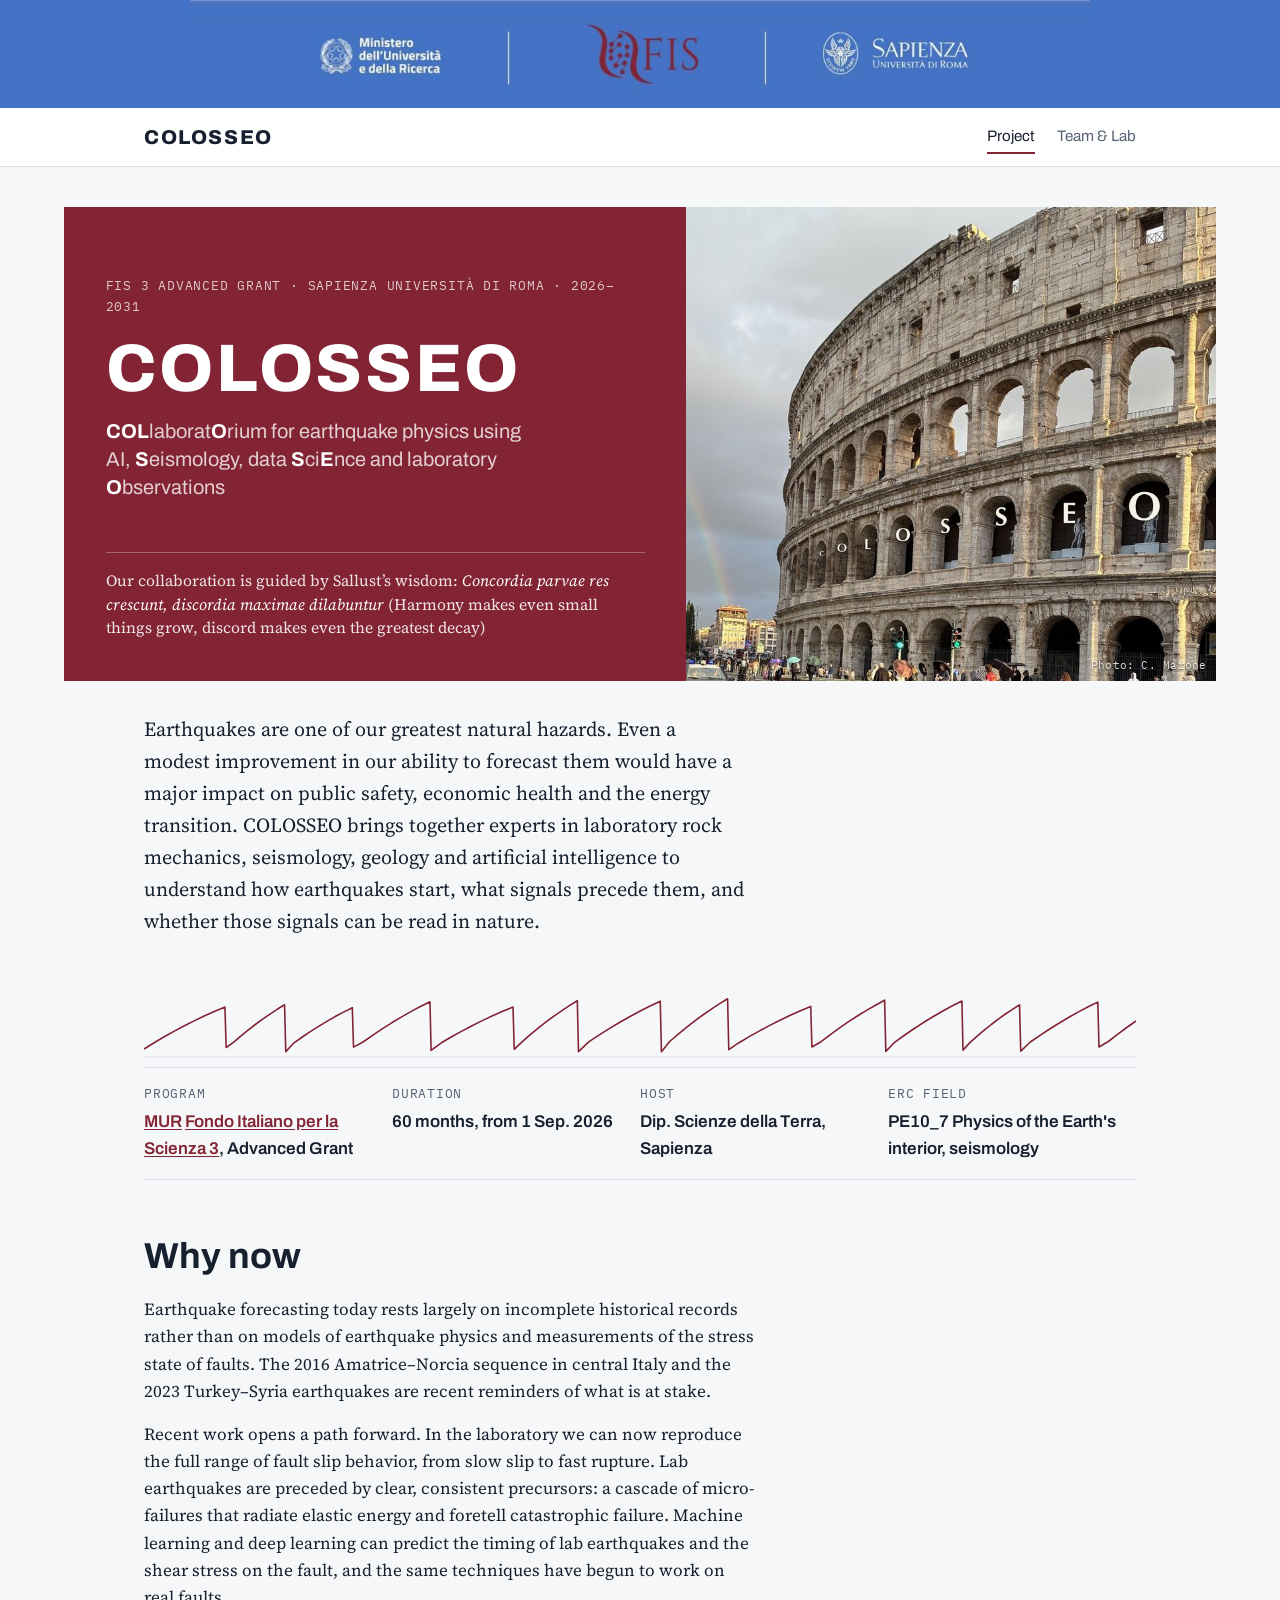
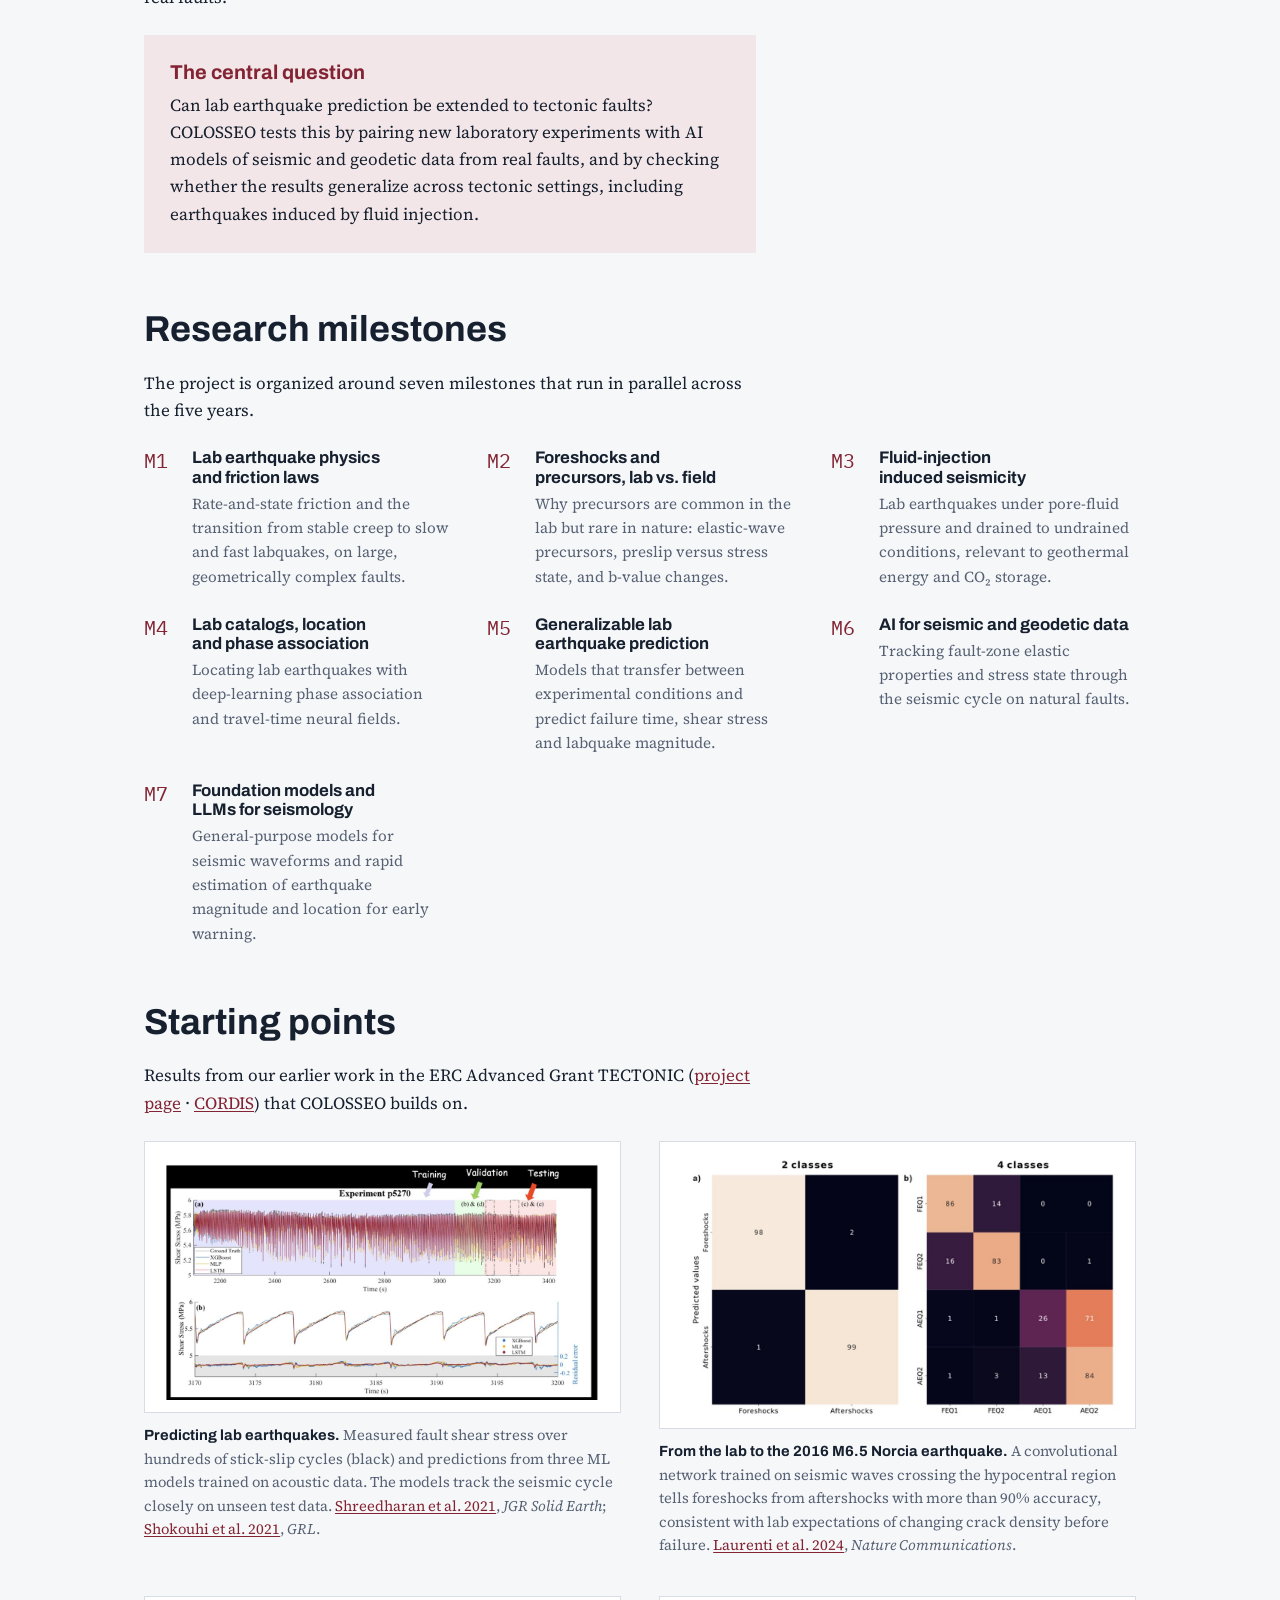
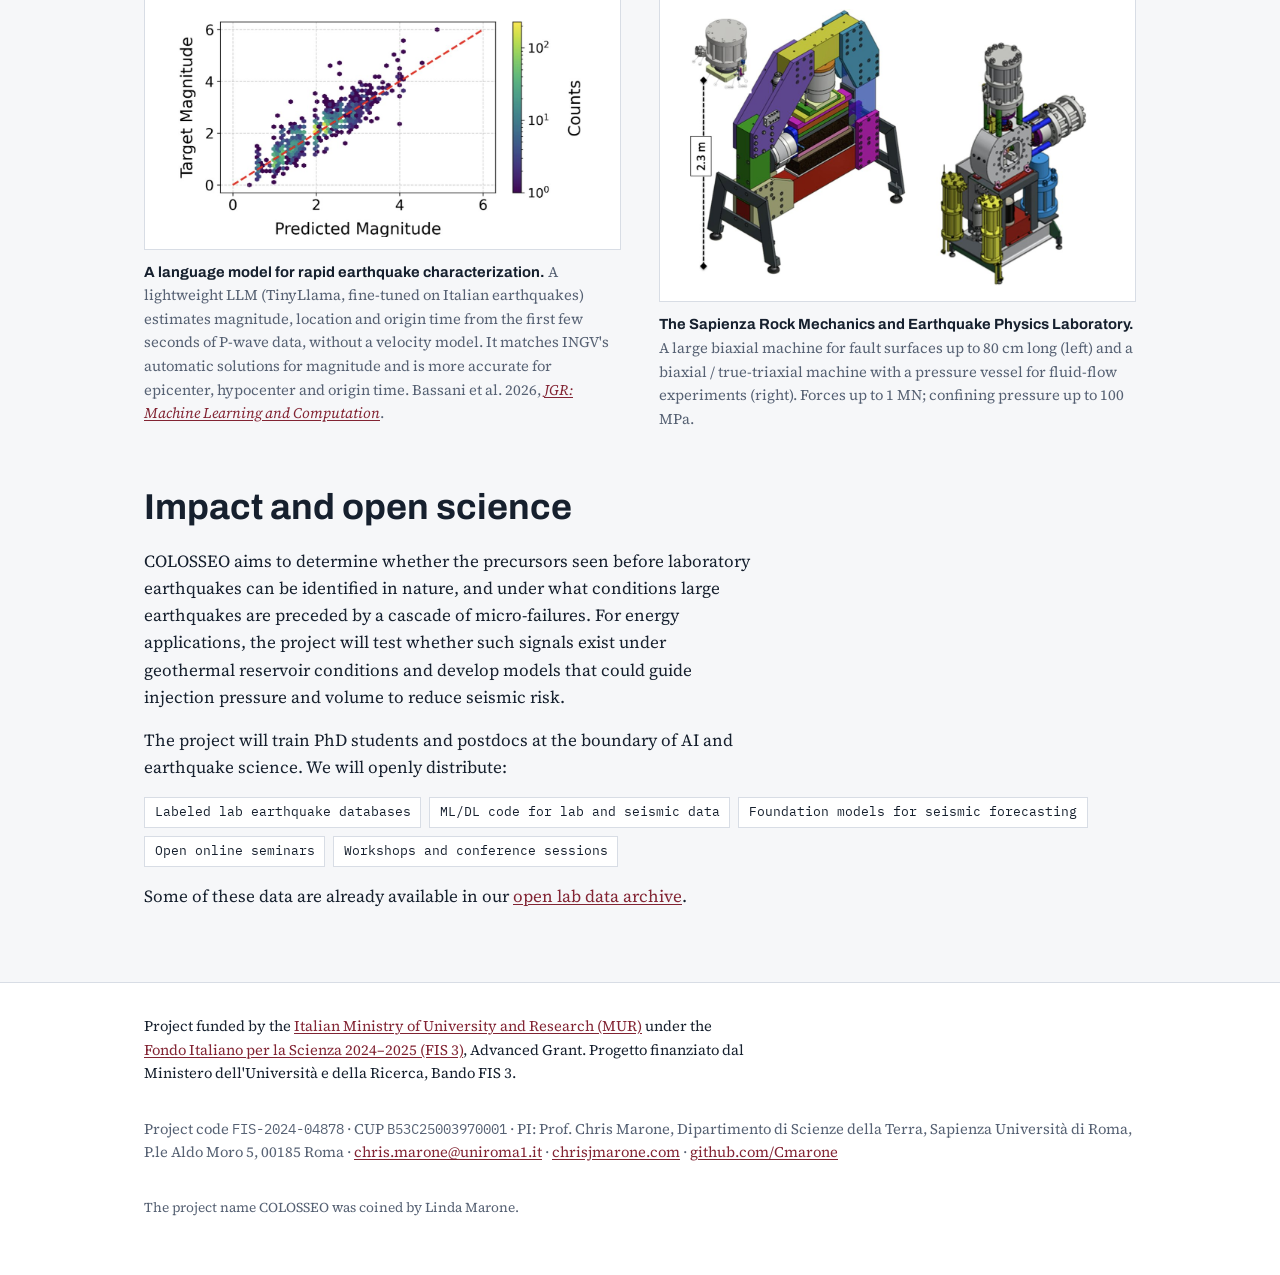
<file: index.html>
<!doctype html>
<html lang="en">
<head>
<meta charset="utf-8">
<meta name="viewport" content="width=device-width, initial-scale=1, viewport-fit=cover">
<title>COLOSSEO Project</title>
<meta name="claude:viewport-fit-sides" content="cover">
<meta name="description" content="COLOSSEO: Collaboratorium for Earthquake Physics using AI, Seismology, Data Science and Laboratory Observations. A FIS 3 Advanced Grant at Sapienza Università di Roma.">
<link rel="preconnect" href="https://fonts.googleapis.com">
<link rel="preconnect" href="https://fonts.gstatic.com" crossorigin>
<link rel="stylesheet" href="https://fonts.googleapis.com/css2?family=Archivo:wght@400;600;700;800&family=IBM+Plex+Mono:wght@400;500&family=Source+Serif+4:ital,opsz,wght@0,8..60,400;0,8..60,600;1,8..60,400&display=swap">
<link rel="stylesheet" href="styles.css">
</head>
<body>

<div class="fis-strip"><img src="img/logo-firma-fis.jpg" alt="Ministero dell'Università e della Ricerca · Fondo Italiano per la Scienza · Sapienza Università di Roma" width="1240" height="149"></div>

<header class="site-head">
  <div class="wrap">
    <a class="brand" href="index.html">COLOSSEO</a>
    <nav class="nav" aria-label="Main">
      <a href="index.html" aria-current="page">Project</a>
      <a href="team.html">Team &amp; Lab</a>
    </nav>
  </div>
</header>

<main>
  <div class="hero-band">
    <div class="title-box">
      <div class="title-text">
        <div class="title-main">
        <p class="eyebrow">FIS 3 Advanced Grant · Sapienza Università di Roma · 2026–2031</p>
        <h1>COLOSSEO</h1>
        <p class="expansion"><b>COL</b>laborat<b>O</b>rium for earthquake physics using AI, <b>S</b>eismology, data <b>S</b>ci<b>E</b>nce and laboratory <b>O</b>bservations</p>
        </div>
        <p class="motto">Our collaboration is guided by Sallust’s wisdom: <em lang="la">Concordia parvae res crescunt, discordia maximae dilabuntur</em> (Harmony makes even small things grow, discord makes even the greatest decay)</p>
      </div>
      <div class="title-photo"><img src="img/colosseo-hero.jpg" srcset="img/colosseo-hero-1000.jpg 800w, img/colosseo-hero.jpg 1200w" sizes="(max-width: 700px) 100vw, 45vw" width="1200" height="1073" alt="The Colosseum in Rome after rain, with a rainbow in the sky and the letters C-O-L-O-S-S-E-O set one per arch along the second tier"><span class="photo-credit">Photo: C. Marone</span></div>
    </div>
  </div>
  <div class="hero wrap">
    <p class="lede">Earthquakes are one of our greatest natural hazards. Even a modest improvement in our ability to forecast them would have a major impact on public safety, economic health and the energy transition. COLOSSEO brings together experts in laboratory rock mechanics, seismology, geology and artificial intelligence to understand how earthquakes start, what signals precede them, and whether those signals can be read in nature.</p>
  </div>

  <div class="wrap" aria-hidden="true">
    <svg class="trace" viewBox="0 0 1000 90" preserveAspectRatio="none" role="presentation">
      <line class="base" x1="0" y1="80" x2="1000" y2="80" vector-effect="non-scaling-stroke"/>
      <path class="signal" d="M0.0,72.0 L10.2,65.7 L20.4,59.8 L30.6,54.1 L40.8,48.7 L51.0,43.6 L61.2,38.7 L71.4,34.2 L81.6,30.0 L82.8,70.5 L90.2,65.4 L97.5,59.1 L104.9,53.2 L112.2,47.5 L119.6,42.1 L127.0,37.1 L134.3,32.3 L141.7,27.8 L142.9,74.6 L151.3,65.8 L159.6,60.0 L168.0,54.4 L176.4,49.1 L184.8,44.1 L193.2,39.3 L201.6,34.9 L210.0,30.7 L211.2,70.1 L220.8,65.0 L230.4,58.3 L240.1,51.9 L249.7,45.8 L259.3,40.1 L269.0,34.6 L278.6,29.5 L288.3,24.8 L289.4,73.4 L299.8,65.8 L310.1,59.8 L320.4,54.1 L330.7,48.7 L341.0,43.6 L351.3,38.8 L361.6,34.3 L372.0,30.1 L373.2,72.3 L381.1,64.8 L389.1,57.9 L397.0,51.4 L405.0,45.2 L412.9,39.3 L420.9,33.8 L428.8,28.6 L436.8,23.7 L438.0,74.7 L448.3,64.9 L458.6,58.1 L468.9,51.6 L479.2,45.5 L489.5,39.7 L499.8,34.2 L510.1,29.0 L520.4,24.2 L521.6,74.7 L529.9,64.5 L538.3,57.4 L546.6,50.6 L554.9,44.1 L563.3,38.0 L571.6,32.3 L579.9,26.9 L588.3,21.8 L589.5,72.7 L599.8,65.7 L610.1,59.6 L620.5,53.9 L630.8,48.4 L641.1,43.2 L651.5,38.3 L661.8,33.7 L672.1,29.4 L673.3,70.0 L682.5,64.7 L691.6,57.8 L700.8,51.2 L709.9,44.9 L719.1,39.0 L728.3,33.4 L737.4,28.2 L746.6,23.2 L747.8,74.4 L757.3,64.8 L766.9,58.0 L776.5,51.5 L786.1,45.3 L795.7,39.5 L805.3,34.0 L814.9,28.8 L824.5,24.0 L825.6,73.1 L832.8,65.4 L839.9,59.1 L847.0,53.2 L854.1,47.5 L861.2,42.1 L868.4,37.0 L875.5,32.3 L882.6,27.8 L883.8,74.2 L893.5,65.0 L903.2,58.3 L913.0,52.0 L922.7,46.0 L932.4,40.3 L942.1,34.9 L951.8,29.8 L961.5,25.1 L962.7,70.0 L972.1,64.5 L981.4,57.3 L990.7,50.5 L1000.0,44.0" vector-effect="non-scaling-stroke"/>
    </svg>
  </div>

  <div class="wrap">
    <dl class="facts">
      <div><dt>Program</dt><dd><a href="https://www.mur.gov.it">MUR</a> <a href="https://www.mur.gov.it/it/aree-tematiche/ricerca/programmi-di-finanziamento/fis">Fondo Italiano per la Scienza 3</a>, Advanced Grant</dd></div>
      <div><dt>Duration</dt><dd>60 months, from 1 Sep. 2026</dd></div>
      <div><dt>Host</dt><dd>Dip. Scienze della Terra, Sapienza</dd></div>
      <div><dt>ERC field</dt><dd>PE10_7 Physics of the Earth's interior, seismology</dd></div>
    </dl>
  </div>

  <section class="wrap" id="why">
    <h2>Why now</h2>
    <div class="prose">
      <p>Earthquake forecasting today rests largely on incomplete historical records rather than on models of earthquake physics and measurements of the stress state of faults. The 2016 Amatrice–Norcia sequence in central Italy and the 2023 Turkey–Syria earthquakes are recent reminders of what is at stake.</p>
      <p>Recent work opens a path forward. In the laboratory we can now reproduce the full range of fault slip behavior, from slow slip to fast rupture. Lab earthquakes are preceded by clear, consistent precursors: a cascade of micro-failures that radiate elastic energy and foretell catastrophic failure. Machine learning and deep learning can predict the timing of lab earthquakes and the shear stress on the fault, and the same techniques have begun to work on real faults.</p>
    </div>
    <div class="callout">
      <h3>The central question</h3>
      <p>Can lab earthquake prediction be extended to tectonic faults? COLOSSEO tests this by pairing new laboratory experiments with AI models of seismic and geodetic data from real faults, and by checking whether the results generalize across tectonic settings, including earthquakes induced by fluid injection.</p>
    </div>
  </section>

  <section class="wrap" id="research">
    <h2>Research milestones</h2>
    <p class="prose">The project is organized around seven milestones that run in parallel across the five years.</p>
    <ol class="milestones">
      <li><span class="n">M1</span><div><h3>Lab earthquake physics and friction laws</h3><p>Rate-and-state friction and the transition from stable creep to slow and fast labquakes, on large, geometrically complex faults.</p></div></li>
      <li><span class="n">M2</span><div><h3>Foreshocks and precursors, lab vs. field</h3><p>Why precursors are common in the lab but rare in nature: elastic-wave precursors, preslip versus stress state, and b-value changes.</p></div></li>
      <li><span class="n">M3</span><div><h3>Fluid-injection induced seismicity</h3><p>Lab earthquakes under pore-fluid pressure and drained to undrained conditions, relevant to geothermal energy and CO₂ storage.</p></div></li>
      <li><span class="n">M4</span><div><h3>Lab catalogs, location and phase association</h3><p>Locating lab earthquakes with deep-learning phase association and travel-time neural fields.</p></div></li>
      <li><span class="n">M5</span><div><h3>Generalizable lab earthquake prediction</h3><p>Models that transfer between experimental conditions and predict failure time, shear stress and labquake magnitude.</p></div></li>
      <li><span class="n">M6</span><div><h3>AI for seismic and geodetic data</h3><p>Tracking fault-zone elastic properties and stress state through the seismic cycle on natural faults.</p></div></li>
      <li><span class="n">M7</span><div><h3>Foundation models and LLMs for seismology</h3><p>General-purpose models for seismic waveforms and rapid estimation of earthquake magnitude and location for early warning.</p></div></li>
    </ol>
  </section>

  <section class="wrap" id="results">
    <h2>Starting points</h2>
    <p class="prose">Results from our earlier work in the ERC Advanced Grant TECTONIC (<a href="https://www.chrisjmarone.com/tectonic-erc">project page</a> · <a href="https://cordis.europa.eu/project/id/835012">CORDIS</a>) that COLOSSEO builds on.</p>
    <div class="fig-grid">
      <figure>
        <div class="plate"><img src="img/lab-prediction.jpg" alt="Shear stress during hundreds of lab earthquakes in experiment p5270, with XGBoost, MLP and LSTM predictions overlaying the measured stress" width="1200" height="655" loading="lazy"></div>
        <figcaption><b>Predicting lab earthquakes.</b> Measured fault shear stress over hundreds of stick-slip cycles (black) and predictions from three ML models trained on acoustic data. The models track the seismic cycle closely on unseen test data. <a href="https://doi.org/10.1029/2020JB021588">Shreedharan et al. 2021</a>, <i>JGR Solid Earth</i>; <a href="https://doi.org/10.1029/2021GL093187">Shokouhi et al. 2021</a>, <i>GRL</i>.</figcaption>
      </figure>
      <figure>
        <div class="plate"><img src="img/norcia-cnn.jpg" alt="Confusion matrices showing a CNN classifying foreshocks and aftershocks of the 2016 Norcia earthquake with 98 and 99 percent accuracy" width="1100" height="640" loading="lazy"></div>
        <figcaption><b>From the lab to the 2016 M6.5 Norcia earthquake.</b> A convolutional network trained on seismic waves crossing the hypocentral region tells foreshocks from aftershocks with more than 90% accuracy, consistent with lab expectations of changing crack density before failure. <a href="https://doi.org/10.1038/s41467-024-54153-w">Laurenti et al. 2024</a>, <i>Nature Communications</i>.</figcaption>
      </figure>
      <figure>
        <div class="plate"><img src="img/llm-magnitude.jpg" alt="Hexbin plot of predicted versus catalog earthquake magnitude, clustered along the one-to-one line" width="1200" height="605" loading="lazy"></div>
        <figcaption><b>A language model for rapid earthquake characterization.</b> A lightweight LLM (TinyLlama, fine-tuned on Italian earthquakes) estimates magnitude, location and origin time from the first few seconds of P-wave data, without a velocity model. It matches INGV's automatic solutions for magnitude and is more accurate for epicenter, hypocenter and origin time. Bassani et al. 2026, <a href="https://doi.org/10.1029/2026JH001578"><i>JGR: Machine Learning and Computation</i></a>.</figcaption>
      </figure>
      <figure>
        <div class="plate"><img src="img/lab-machines.jpg" alt="Engineering drawings of two servo-hydraulic rock deformation machines, one 2.3 meters tall" width="1200" height="745" loading="lazy"></div>
        <figcaption><b>The Sapienza Rock Mechanics and Earthquake Physics Laboratory.</b> A large biaxial machine for fault surfaces up to 80 cm long (left) and a biaxial / true-triaxial machine with a pressure vessel for fluid-flow experiments (right). Forces up to 1 MN; confining pressure up to 100 MPa.</figcaption>
      </figure>
    </div>
  </section>

  <section class="wrap" id="impact">
    <h2>Impact and open science</h2>
    <div class="prose">
      <p>COLOSSEO aims to determine whether the precursors seen before laboratory earthquakes can be identified in nature, and under what conditions large earthquakes are preceded by a cascade of micro-failures. For energy applications, the project will test whether such signals exist under geothermal reservoir conditions and develop models that could guide injection pressure and volume to reduce seismic risk.</p>
      <p>The project will train PhD students and postdocs at the boundary of AI and earthquake science. We will openly distribute:</p>
    </div>
    <ul class="tags">
      <li>Labeled lab earthquake databases</li>
      <li>ML/DL code for lab and seismic data</li>
      <li>Foundation models for seismic forecasting</li>
      <li>Open online seminars</li>
      <li>Workshops and conference sessions</li>
    </ul>
    <p class="prose" style="margin-top: 1rem">Some of these data are already available in our <a href="http://psudata.s3-website.us-east-2.amazonaws.com/">open lab data archive</a>.</p>
  </section>
</main>

<footer class="site-foot">
  <div class="wrap">
    <p class="ack">Project funded by the <a href="https://www.mur.gov.it">Italian Ministry of University and Research (MUR)</a> under the <a href="https://www.mur.gov.it/it/aree-tematiche/ricerca/programmi-di-finanziamento/fis">Fondo Italiano per la Scienza 2024–2025 (FIS 3)</a>, Advanced Grant. Progetto finanziato dal Ministero dell'Università e della Ricerca, Bando FIS 3.</p>
    <p>Project code <code>FIS-2024-04878</code> · CUP <code>B53C25003970001</code> · PI: Prof. Chris Marone, Dipartimento di Scienze della Terra, Sapienza Università di Roma, P.le Aldo Moro 5, 00185 Roma · <a href="mailto:chris.marone@uniroma1.it">chris.marone@uniroma1.it</a> · <a href="https://www.chrisjmarone.com">chrisjmarone.com</a> · <a href="https://github.com/Cmarone">github.com/Cmarone</a></p>
    <p class="credits">The project name COLOSSEO was coined by Linda Marone.</p>
  </div>
</footer>

</body>
</html>
</file>
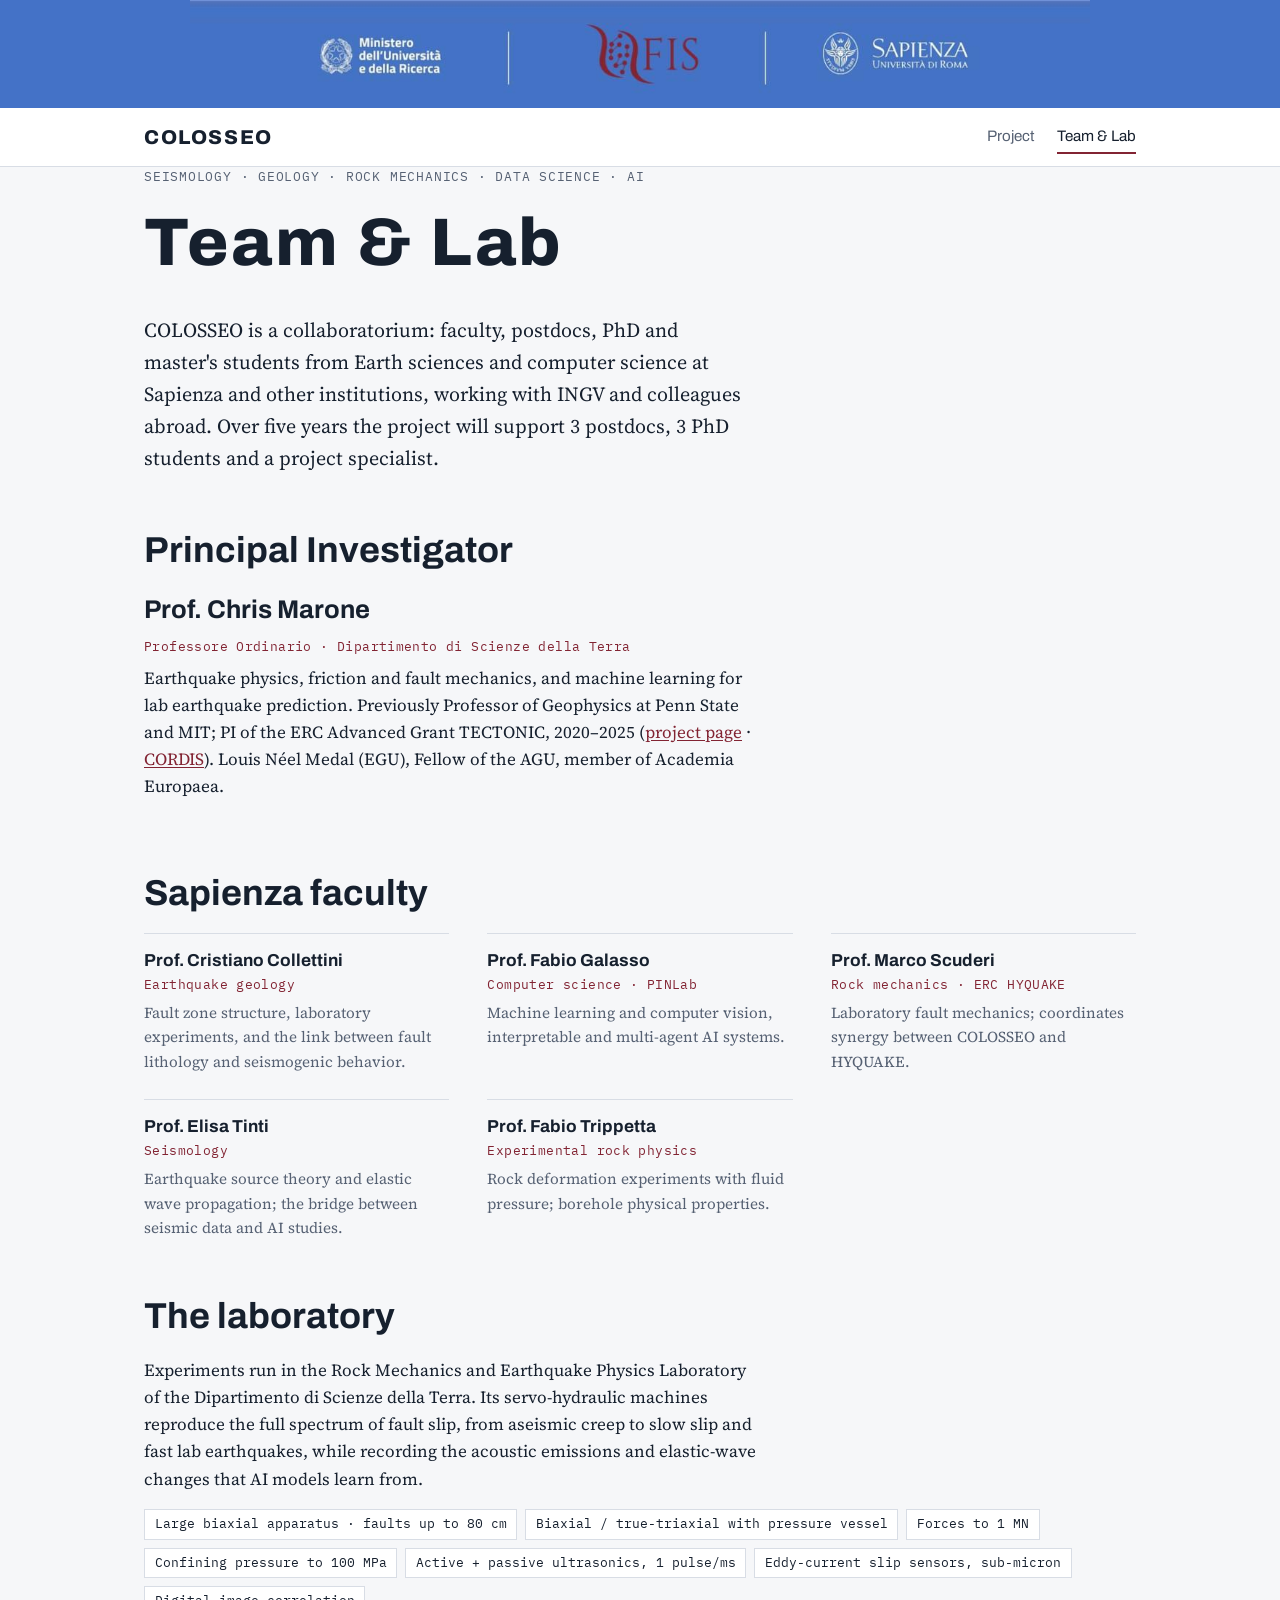
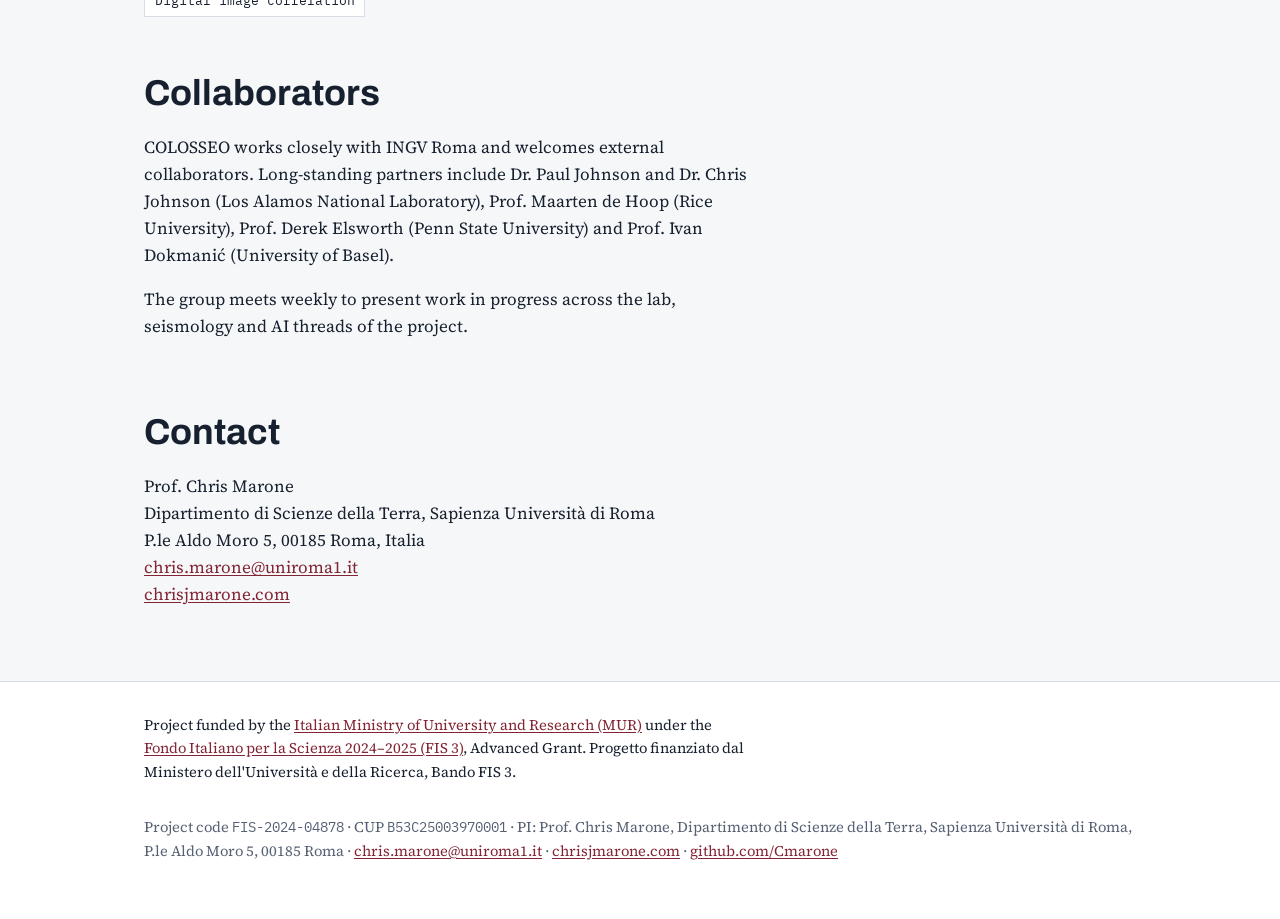
<file: team.html>
<!doctype html>
<html lang="en">
<head>
<meta charset="utf-8">
<meta name="viewport" content="width=device-width, initial-scale=1, viewport-fit=cover">
<title>COLOSSEO Team</title>
<meta name="claude:viewport-fit-sides" content="cover">
<meta name="description" content="People, laboratory and collaborators of the COLOSSEO project at Sapienza Università di Roma.">
<link rel="preconnect" href="https://fonts.googleapis.com">
<link rel="preconnect" href="https://fonts.gstatic.com" crossorigin>
<link rel="stylesheet" href="https://fonts.googleapis.com/css2?family=Archivo:wght@400;600;700;800&family=IBM+Plex+Mono:wght@400;500&family=Source+Serif+4:ital,opsz,wght@0,8..60,400;0,8..60,600;1,8..60,400&display=swap">
<link rel="stylesheet" href="styles.css">
</head>
<body>

<div class="fis-strip"><img src="img/logo-firma-fis.jpg" alt="Ministero dell'Università e della Ricerca · Fondo Italiano per la Scienza · Sapienza Università di Roma" width="1240" height="149"></div>

<header class="site-head">
  <div class="wrap">
    <a class="brand" href="index.html">COLOSSEO</a>
    <nav class="nav" aria-label="Main">
      <a href="index.html">Project</a>
      <a href="team.html" aria-current="page">Team &amp; Lab</a>
    </nav>
  </div>
</header>

<main>
  <div class="hero wrap">
    <p class="eyebrow">Seismology · Geology · Rock mechanics · Data science · AI</p>
    <h1 class="section-title" style="font-size: var(--s4)">Team &amp; Lab</h1>
    <p class="lede">COLOSSEO is a collaboratorium: faculty, postdocs, PhD and master's students from Earth sciences and computer science at Sapienza and other institutions, working with INGV and colleagues abroad. Over five years the project will support 3 postdocs, 3 PhD students and a project specialist.</p>
  </div>

  <section class="wrap" id="pi">
    <h2>Principal Investigator</h2>
    <div class="pi">
      <span class="name">Prof. Chris Marone</span>
      <span class="role">Professore Ordinario · Dipartimento di Scienze della Terra</span>
      <p>Earthquake physics, friction and fault mechanics, and machine learning for lab earthquake prediction. Previously Professor of Geophysics at Penn State and MIT; PI of the ERC Advanced Grant TECTONIC, 2020–2025 (<a href="https://www.chrisjmarone.com/tectonic-erc">project page</a> · <a href="https://cordis.europa.eu/project/id/835012">CORDIS</a>). Louis Néel Medal (EGU), Fellow of the AGU, member of Academia Europaea.</p>
    </div>
  </section>

  <section class="wrap" id="faculty">
    <h2>Sapienza faculty</h2>
    <ul class="people">
      <li><div class="name">Prof. Cristiano Collettini</div><div class="role">Earthquake geology</div><p>Fault zone structure, laboratory experiments, and the link between fault lithology and seismogenic behavior.</p></li>
      <li><div class="name">Prof. Fabio Galasso</div><div class="role">Computer science · PINLab</div><p>Machine learning and computer vision, interpretable and multi-agent AI systems.</p></li>
      <li><div class="name">Prof. Marco Scuderi</div><div class="role">Rock mechanics · ERC HYQUAKE</div><p>Laboratory fault mechanics; coordinates synergy between COLOSSEO and HYQUAKE.</p></li>
      <li><div class="name">Prof. Elisa Tinti</div><div class="role">Seismology</div><p>Earthquake source theory and elastic wave propagation; the bridge between seismic data and AI studies.</p></li>
      <li><div class="name">Prof. Fabio Trippetta</div><div class="role">Experimental rock physics</div><p>Rock deformation experiments with fluid pressure; borehole physical properties.</p></li>
    </ul>
  </section>


  <section class="wrap" id="lab">
    <h2>The laboratory</h2>
    <div class="prose">
      <p>Experiments run in the Rock Mechanics and Earthquake Physics Laboratory of the Dipartimento di Scienze della Terra. Its servo-hydraulic machines reproduce the full spectrum of fault slip, from aseismic creep to slow slip and fast lab earthquakes, while recording the acoustic emissions and elastic-wave changes that AI models learn from.</p>
    </div>
    <ul class="tags">
      <li>Large biaxial apparatus · faults up to 80 cm</li>
      <li>Biaxial / true-triaxial with pressure vessel</li>
      <li>Forces to 1 MN</li>
      <li>Confining pressure to 100 MPa</li>
      <li>Active + passive ultrasonics, 1 pulse/ms</li>
      <li>Eddy-current slip sensors, sub-micron</li>
      <li>Digital image correlation</li>
    </ul>
  </section>

  <section class="wrap" id="collaborators">
    <h2>Collaborators</h2>
    <div class="prose">
      <p>COLOSSEO works closely with INGV Roma and welcomes external collaborators. Long-standing partners include Dr. Paul Johnson and Dr. Chris Johnson (Los Alamos National Laboratory), Prof. Maarten de Hoop (Rice University), Prof. Derek Elsworth (Penn State University) and Prof. Ivan Dokmanić (University of Basel).</p>
      <p>The group meets weekly to present work in progress across the lab, seismology and AI threads of the project.</p>
    </div>
  </section>

  <section class="wrap" id="contact">
    <h2>Contact</h2>
    <div class="prose">
      <p>Prof. Chris Marone<br>Dipartimento di Scienze della Terra, Sapienza Università di Roma<br>P.le Aldo Moro 5, 00185 Roma, Italia<br><a href="mailto:chris.marone@uniroma1.it">chris.marone@uniroma1.it</a><br><a href="https://www.chrisjmarone.com">chrisjmarone.com</a></p>
    </div>
  </section>
</main>

<footer class="site-foot">
  <div class="wrap">
    <p class="ack">Project funded by the <a href="https://www.mur.gov.it">Italian Ministry of University and Research (MUR)</a> under the <a href="https://www.mur.gov.it/it/aree-tematiche/ricerca/programmi-di-finanziamento/fis">Fondo Italiano per la Scienza 2024–2025 (FIS 3)</a>, Advanced Grant. Progetto finanziato dal Ministero dell'Università e della Ricerca, Bando FIS 3.</p>
    <p>Project code <code>FIS-2024-04878</code> · CUP <code>B53C25003970001</code> · PI: Prof. Chris Marone, Dipartimento di Scienze della Terra, Sapienza Università di Roma, P.le Aldo Moro 5, 00185 Roma · <a href="mailto:chris.marone@uniroma1.it">chris.marone@uniroma1.it</a> · <a href="https://www.chrisjmarone.com">chrisjmarone.com</a> · <a href="https://github.com/Cmarone">github.com/Cmarone</a></p>
  </div>
</footer>

</body>
</html>
</file>
<file: styles.css>
/* Layout: single reading column (~68ch) with full-bleed bands; a stick-slip
   stress trace runs under the hero as the site's one signature graphic. */
:root {
  --paper: #f6f7f9;        /* cool granite white */
  --surface: #ffffff;
  --ink: #16202e;          /* basalt navy */
  --muted: #566173;
  --rule: #d8dde5;
  --accent: #822433;       /* Sapienza red */
  --accent-soft: #f3e6e8;
  --trace: #822433;
  --fis-blue: #4472c7;     /* matches MUR/FIS logo strip */
  --plate: #ffffff;
  --sapienza: #822433;   /* fixed brand red, same in both themes */
  --on-sapienza: #ffffff;        /* figures always sit on white */

  --f-display: "Archivo", "Helvetica Neue", Arial, sans-serif;
  --f-body: "Source Serif 4", Georgia, "Times New Roman", serif;
  --f-mono: "IBM Plex Mono", ui-monospace, Menlo, monospace;

  --s-1: 0.8125rem; --s0: 1.0625rem; --s1: 1.25rem; --s2: 1.6rem; --s3: 2.25rem; --s4: clamp(2.6rem, 6vw, 4.2rem);
  color-scheme: light;
}
@media (prefers-color-scheme: dark) {
  :root:not([data-theme="light"]) {
    --paper: #10151d; --surface: #171e29; --ink: #e6e9ee; --muted: #9aa4b3;
    --rule: #2a3442; --accent: #e07a88; --accent-soft: #2a1a20; --trace: #e07a88;
    color-scheme: dark;
  }
}
:root[data-theme="dark"] {
  --paper: #10151d; --surface: #171e29; --ink: #e6e9ee; --muted: #9aa4b3;
  --rule: #2a3442; --accent: #e07a88; --accent-soft: #2a1a20; --trace: #e07a88;
  color-scheme: dark;
}

* { box-sizing: border-box; }
html { -webkit-text-size-adjust: 100%; }
body {
  margin: 0; background: var(--paper); color: var(--ink);
  font-family: var(--f-body); font-size: var(--s0); line-height: 1.6;
}
img { max-width: 100%; height: auto; display: block; }
a { color: var(--accent); text-underline-offset: 2px; }
a:focus-visible { outline: 2px solid var(--accent); outline-offset: 3px; border-radius: 2px; }

.wrap {
  max-width: 64rem; margin: 0 auto;
  padding-left: max(16px, env(safe-area-inset-left, 0px));
  padding-right: max(16px, env(safe-area-inset-right, 0px));
}
.prose { max-width: 68ch; }

/* Funding strip (required on every page by FIS-3 communication guidelines) */
.fis-strip { background: var(--fis-blue); }
.fis-strip img { margin: 0 auto; width: 100%; max-width: 900px; }

/* Header / nav */
.site-head { border-bottom: 1px solid var(--rule); background: var(--surface); }
.site-head .wrap { display: flex; align-items: center; justify-content: space-between; gap: 1rem; flex-wrap: wrap; padding-block: 0.8rem; }
.brand { font-family: var(--f-display); font-weight: 800; letter-spacing: 0.08em; font-size: var(--s1); color: var(--ink); text-decoration: none; }
.nav { display: flex; gap: 1.4rem; font-family: var(--f-display); font-size: 0.95rem; }
.nav a { color: var(--muted); text-decoration: none; padding-block: 0.2rem; border-bottom: 2px solid transparent; }
.nav a:hover { color: var(--ink); }
.nav a[aria-current="page"] { color: var(--ink); border-bottom-color: var(--accent); }

/* Hero */
.hero { padding-block: 3.5rem 0; }
.eyebrow { font-family: var(--f-mono); font-size: var(--s-1); letter-spacing: 0.06em; text-transform: uppercase; color: var(--muted); margin: 0 0 1rem; }
h1, h2, h3 { font-family: var(--f-display); line-height: 1.15; text-wrap: balance; margin: 0; }
.hero h1 { font-size: var(--s4); font-weight: 800; letter-spacing: 0.04em; }
.expansion { font-family: var(--f-display); font-size: var(--s1); font-weight: 400; color: var(--muted); max-width: 40ch; margin: 0.6rem 0 0; line-height: 1.4; }
.expansion b { color: var(--accent); font-weight: 700; }
.lede { font-size: var(--s1); max-width: 60ch; margin: 1.6rem 0 0; }

.trace { margin-top: 2.5rem; height: 90px; width: 100%; display: block; }
.trace path { fill: none; stroke: var(--trace); stroke-width: 1.6; stroke-linejoin: round; }
.trace .base { stroke: var(--rule); stroke-width: 1; }
.trace text { fill: var(--muted); font-family: var(--f-mono); font-size: 11px; }

/* Facts */
.facts { display: grid; grid-template-columns: repeat(auto-fit, minmax(11rem, 1fr)); gap: 0; border-top: 1px solid var(--rule); border-bottom: 1px solid var(--rule); margin: 0; }
.facts div { padding: 1rem 1rem 1rem 0; min-width: 0; }
.facts dt { font-family: var(--f-mono); font-size: var(--s-1); text-transform: uppercase; letter-spacing: 0.06em; color: var(--muted); }
.facts dd { margin: 0.2rem 0 0; font-family: var(--f-display); font-weight: 600; }

/* Sections */
section { padding-block: 3.5rem 0; }
section > h2, .section-title { font-size: var(--s3); font-weight: 700; margin-bottom: 1.2rem; }
h3 { font-size: var(--s1); font-weight: 700; }
p { margin: 0 0 1rem; }

/* Milestones */
.milestones { list-style: none; padding: 0; margin: 1.5rem 0 0; display: grid; grid-template-columns: repeat(auto-fit, minmax(18rem, 1fr)); gap: 1.6rem 2.4rem; }
.milestones li { display: grid; grid-template-columns: 2.4rem 1fr; gap: 0 0.6rem; min-width: 0; }
.milestones .n { font-family: var(--f-mono); color: var(--accent); font-size: var(--s1); line-height: 1.3; }
.milestones h3 { font-size: 1.05rem; margin-bottom: 0.3rem; }
.milestones p { font-size: 0.95rem; color: var(--muted); margin: 0; }

/* Figures */
.fig-grid { display: grid; grid-template-columns: repeat(auto-fit, minmax(min(100%, 26rem), 1fr)); gap: 2.4rem; margin-top: 1.5rem; }
figure { margin: 0; min-width: 0; }
figure .plate { background: var(--plate); padding: 0.75rem; border: 1px solid var(--rule); }
figcaption { font-size: 0.92rem; color: var(--muted); margin-top: 0.7rem; }
figcaption b { color: var(--ink); font-family: var(--f-display); }

/* Callout */
.callout { background: var(--accent-soft); padding: 1.6rem; margin-top: 1.5rem; max-width: 68ch; }
.callout h3 { margin-bottom: 0.5rem; color: var(--accent); }
.callout p:last-child { margin: 0; }

/* People */
.people { list-style: none; padding: 0; margin: 1.2rem 0 0; display: grid; grid-template-columns: repeat(auto-fit, minmax(min(100%, 19rem), 1fr)); gap: 1.6rem 2.4rem; }
.people li { border-top: 1px solid var(--rule); padding-top: 0.8rem; min-width: 0; }
.people .name { font-family: var(--f-display); font-weight: 700; font-size: 1.08rem; }
.role { font-family: var(--f-mono); font-size: var(--s-1); color: var(--accent); letter-spacing: 0.03em; }
.people p { font-size: 0.95rem; color: var(--muted); margin: 0.35rem 0 0; }
.pi { display: grid; grid-template-columns: 1fr; gap: 0.4rem; max-width: 68ch; }
.pi .name { font-family: var(--f-display); font-size: var(--s2); font-weight: 700; }

.tags { list-style: none; padding: 0; margin: 1rem 0 0; display: flex; flex-wrap: wrap; gap: 0.5rem; }
.tags li { font-family: var(--f-mono); font-size: var(--s-1); border: 1px solid var(--rule); padding: 0.25rem 0.6rem; background: var(--surface); }

/* Footer */
.site-foot { margin-top: 4.5rem; border-top: 1px solid var(--rule); background: var(--surface); }
.site-foot .wrap { padding-block: 2rem 2.5rem; display: grid; gap: 1rem; font-size: 0.92rem; color: var(--muted); }
.site-foot .ack { color: var(--ink); max-width: 75ch; }
.site-foot code { font-family: var(--f-mono); font-size: 0.85rem; }

@media (max-width: 560px) {
  .hero { padding-block: 2.2rem 0; }
  section { padding-block: 2.6rem 0; }
  .trace { height: 70px; }
}
@media (prefers-reduced-motion: no-preference) {
  .trace path.signal { stroke-dasharray: 3000; stroke-dashoffset: 0; animation: draw 2.4s ease-out 1 both; }
  @keyframes draw { from { stroke-dashoffset: 3000; } to { stroke-dashoffset: 0; } }
}

/* Title box in Sapienza red */
.title-box { background: var(--sapienza); color: var(--on-sapienza); padding: clamp(1.4rem, 4vw, 2.4rem); display: grid; gap: 0.6rem; max-width: 46rem; }
.title-box h1 { color: var(--on-sapienza); }
.title-box .expansion { color: color-mix(in srgb, var(--on-sapienza) 78%, transparent); margin: 0; }
.title-box .expansion b { color: var(--on-sapienza); }

/* Title band: red box at 90% of page width, text left, Colosseum photo right */
.hero-band { padding-top: 2.5rem; }
.title-box { width: 90%; max-width: none; margin: 0 auto; padding: 0; gap: 0; grid-template-columns: minmax(0, 1fr) minmax(0, 46%); }
.title-text { padding: clamp(1.4rem, 3.5vw, 2.6rem); display: flex; flex-direction: column; gap: 1.5rem; min-width: 0; }
.title-main { display: grid; gap: 0.6rem; margin-block: auto; }
.motto { margin: 0; padding-top: 1rem; border-top: 1px solid color-mix(in srgb, var(--on-sapienza) 30%, transparent); font-size: 0.98rem; line-height: 1.5; color: color-mix(in srgb, var(--on-sapienza) 88%, transparent); }
.motto em { color: var(--on-sapienza); }
.title-text .eyebrow { color: color-mix(in srgb, var(--on-sapienza) 75%, transparent); margin: 0 0 0.2rem; }
.title-box h1 { font-size: var(--s4); font-weight: 800; letter-spacing: 0.04em; }
.title-photo { position: relative; aspect-ratio: 1200 / 1073; min-height: 100%; }
.photo-credit { position: absolute; right: 0.6rem; bottom: 0.45rem; z-index: 1; font-family: var(--f-mono); font-size: 0.68rem; letter-spacing: 0.02em; color: rgba(255,255,255,0.85); text-shadow: 0 1px 2px rgba(0,0,0,0.7); }
.site-foot .credits { font-size: 0.85rem; }
.title-photo img { position: absolute; inset: 0; width: 100%; height: 100%; max-width: none; object-fit: cover; object-position: 50% 50%; }
.hero { padding-block: 0; }
.hero .lede { margin-top: 2rem; }
@media (max-width: 700px) {
  .hero-band { padding-top: 1.25rem; }
  .title-box { width: auto; margin-inline: max(16px, env(safe-area-inset-left, 0px)) max(16px, env(safe-area-inset-right, 0px)); grid-template-columns: 1fr; }
  .title-photo { order: -1; }
}
</file>
